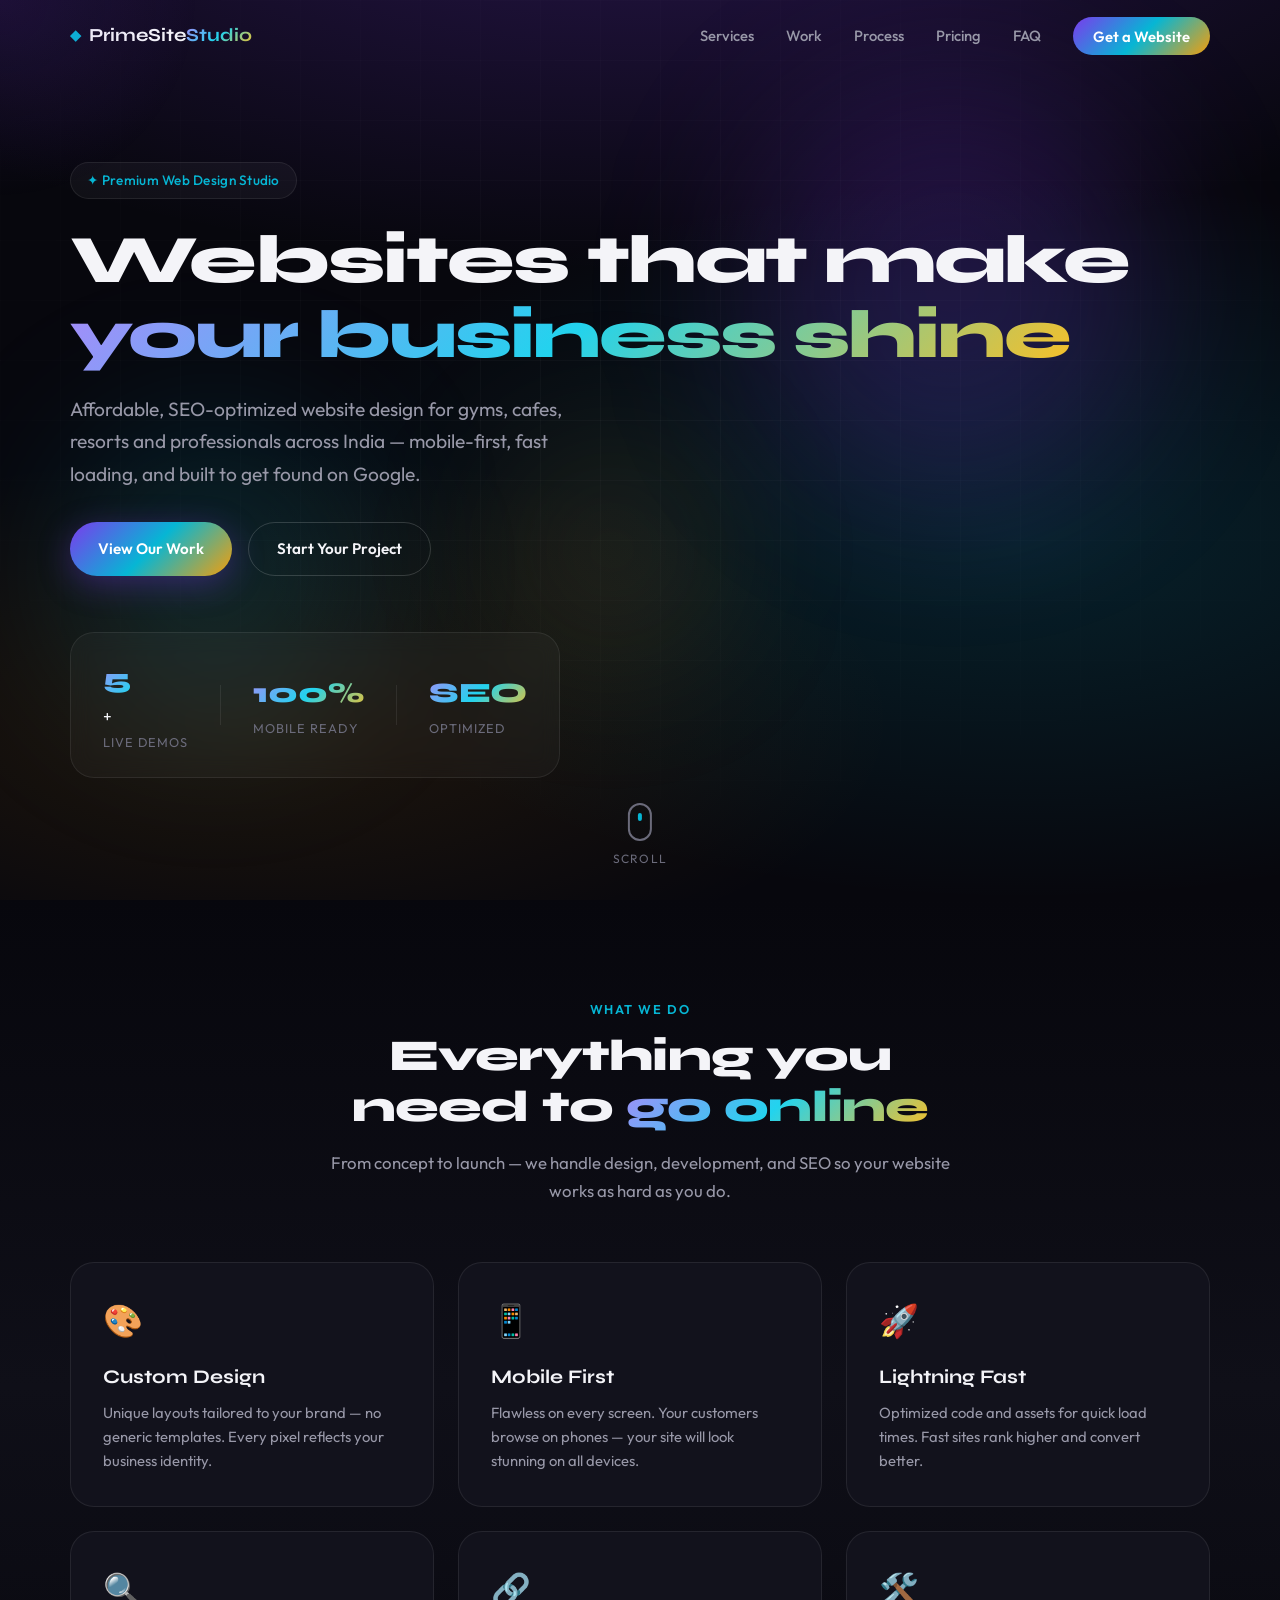
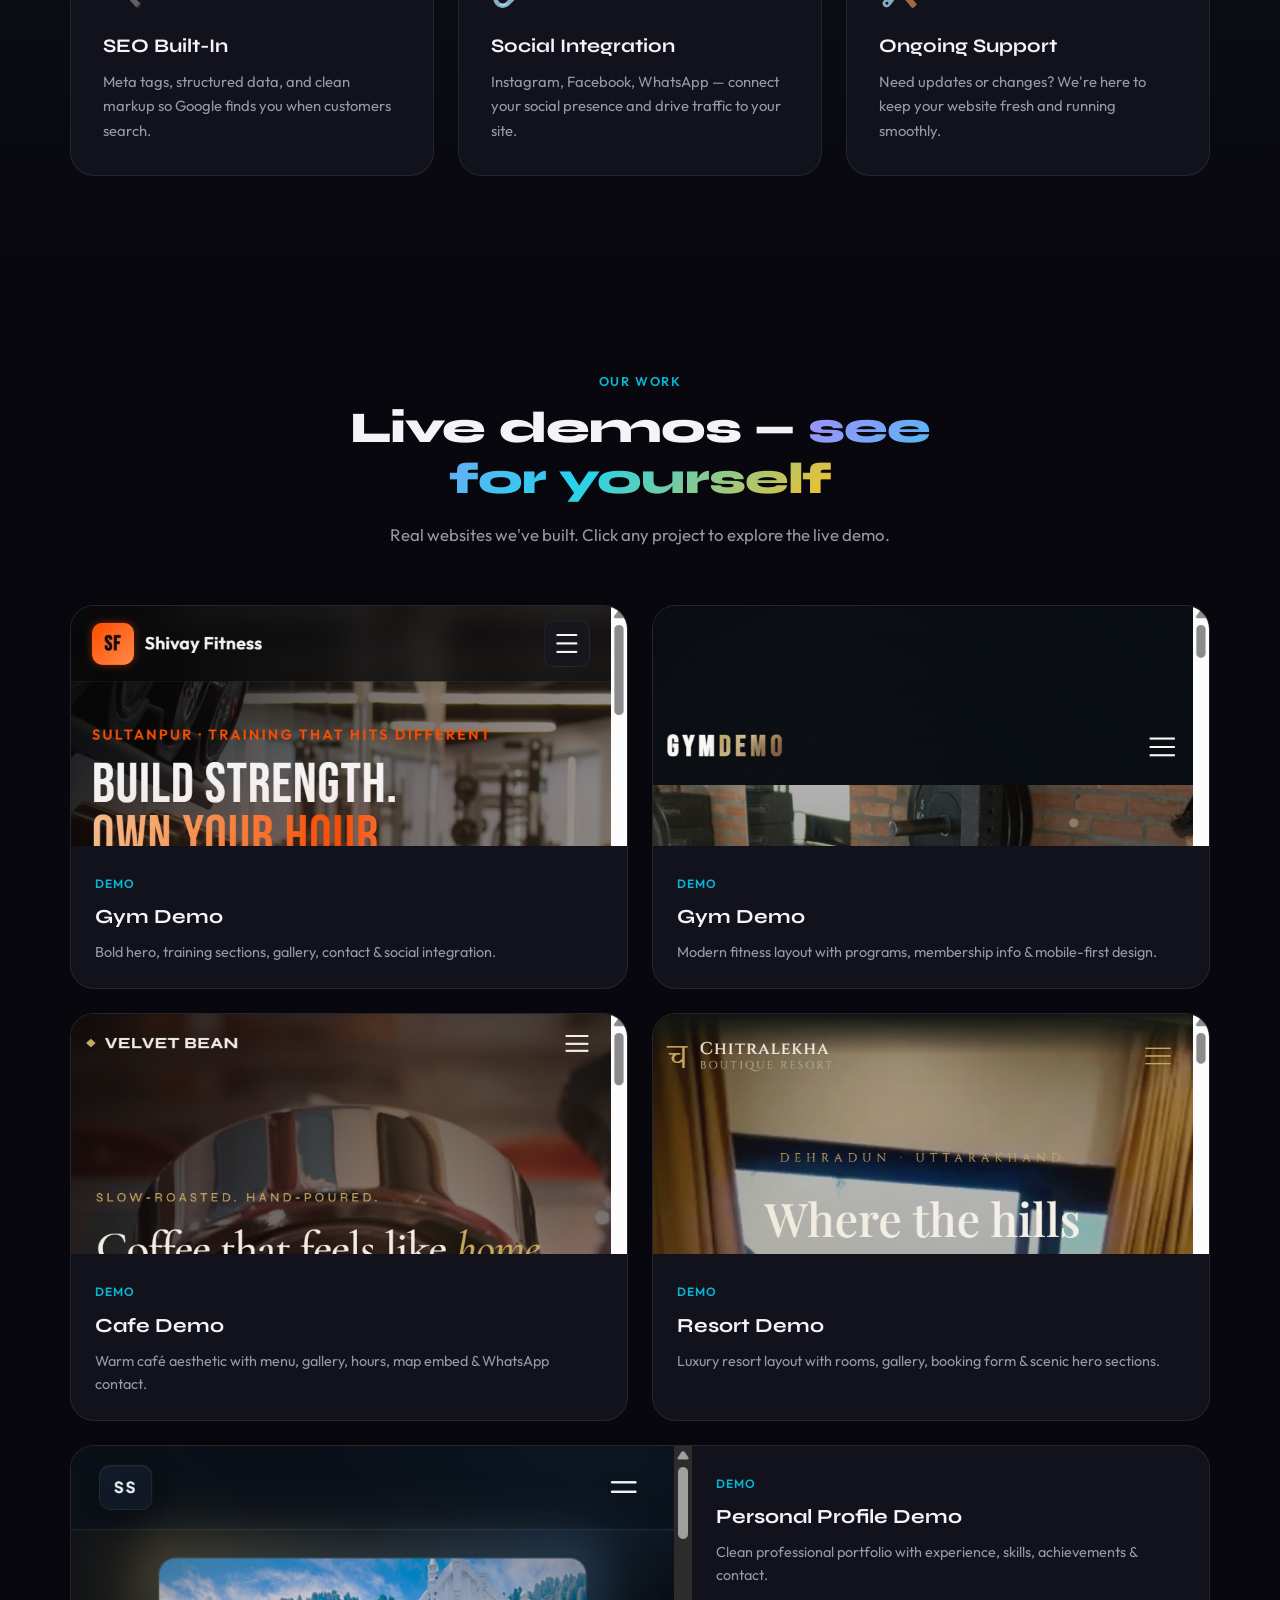
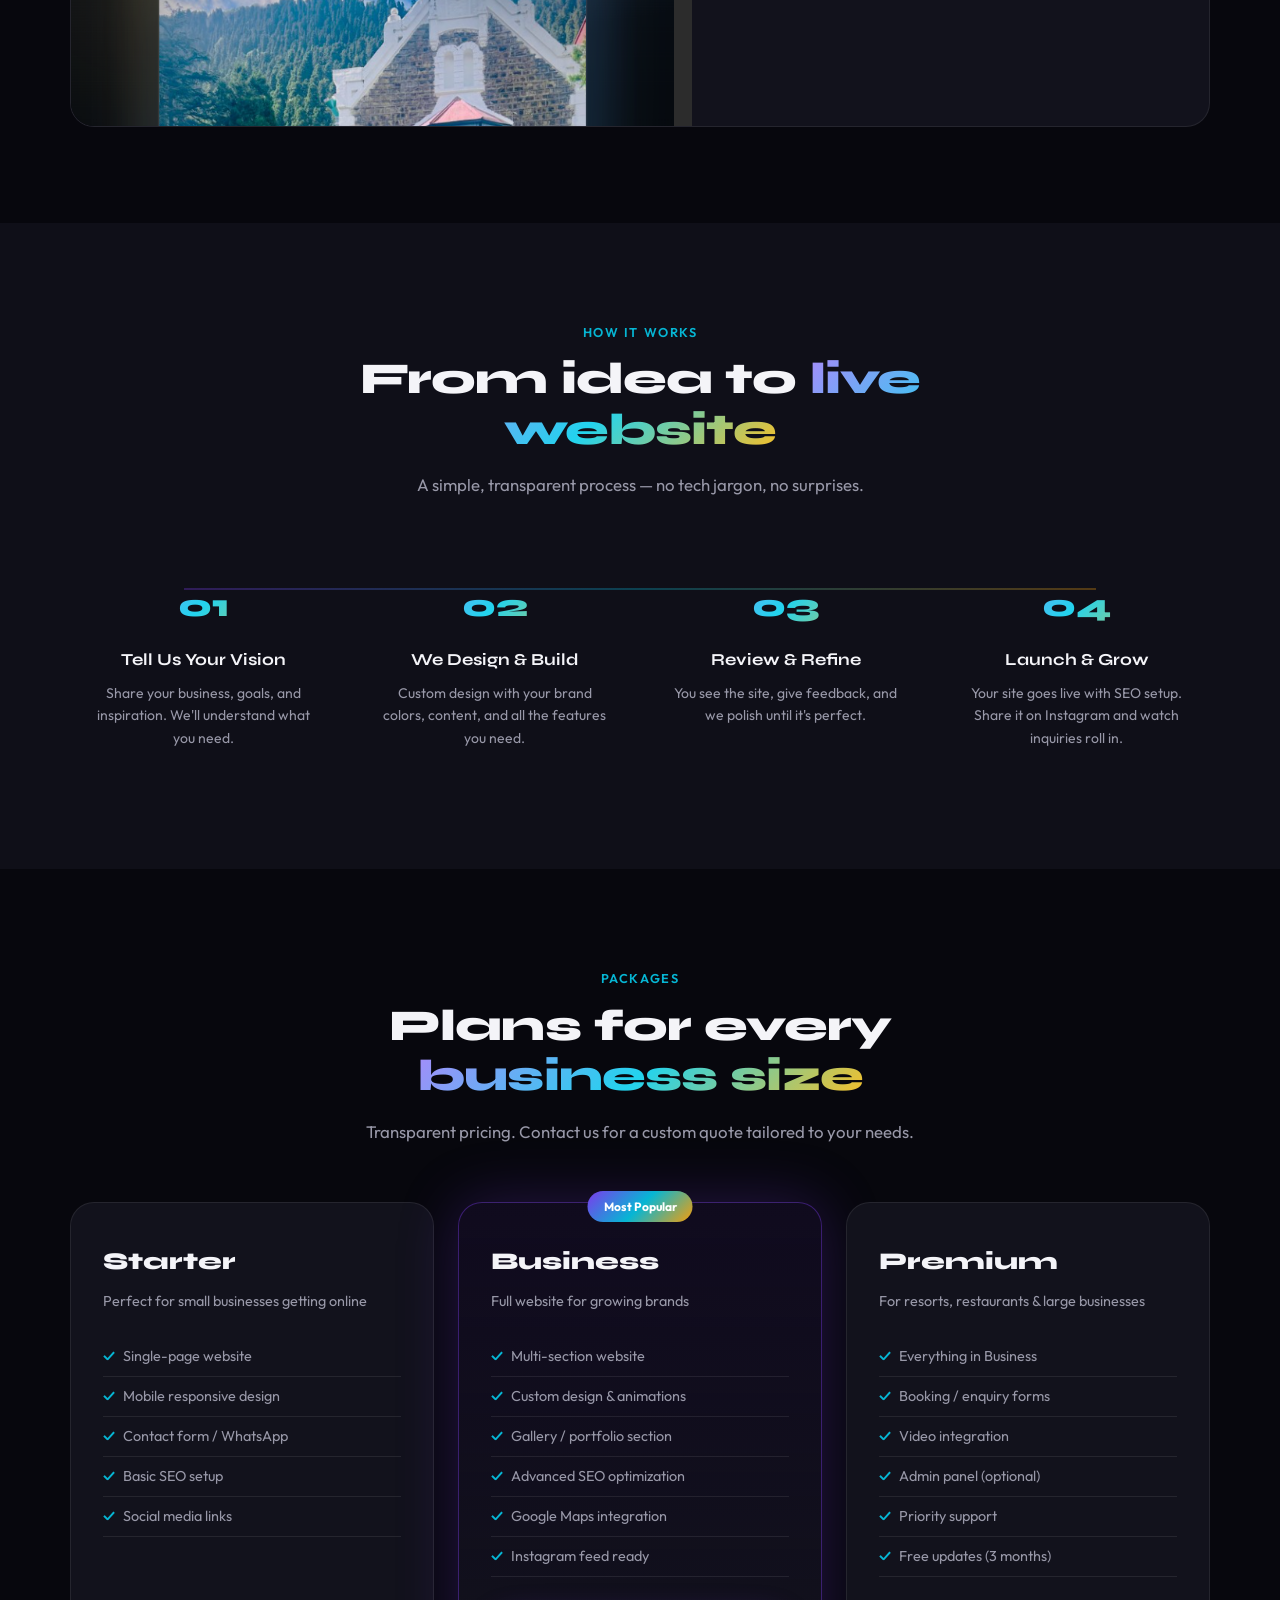
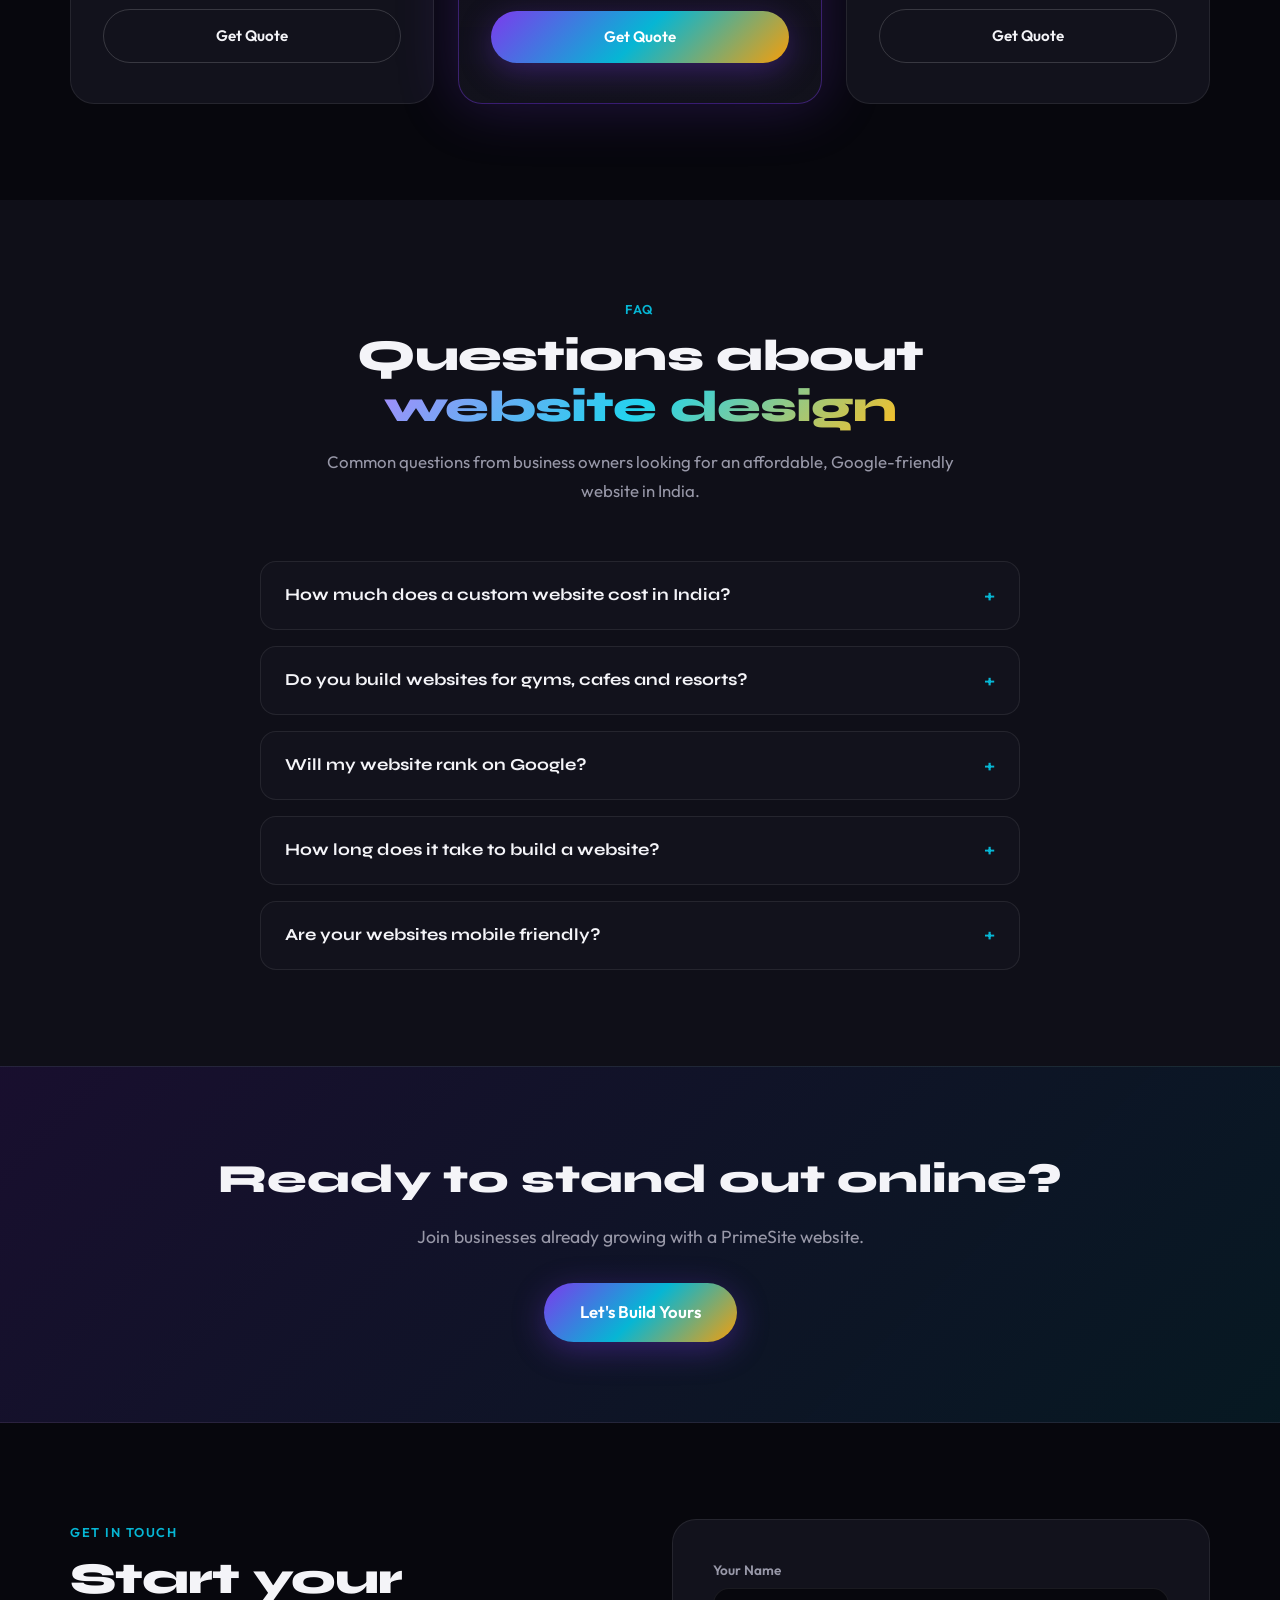
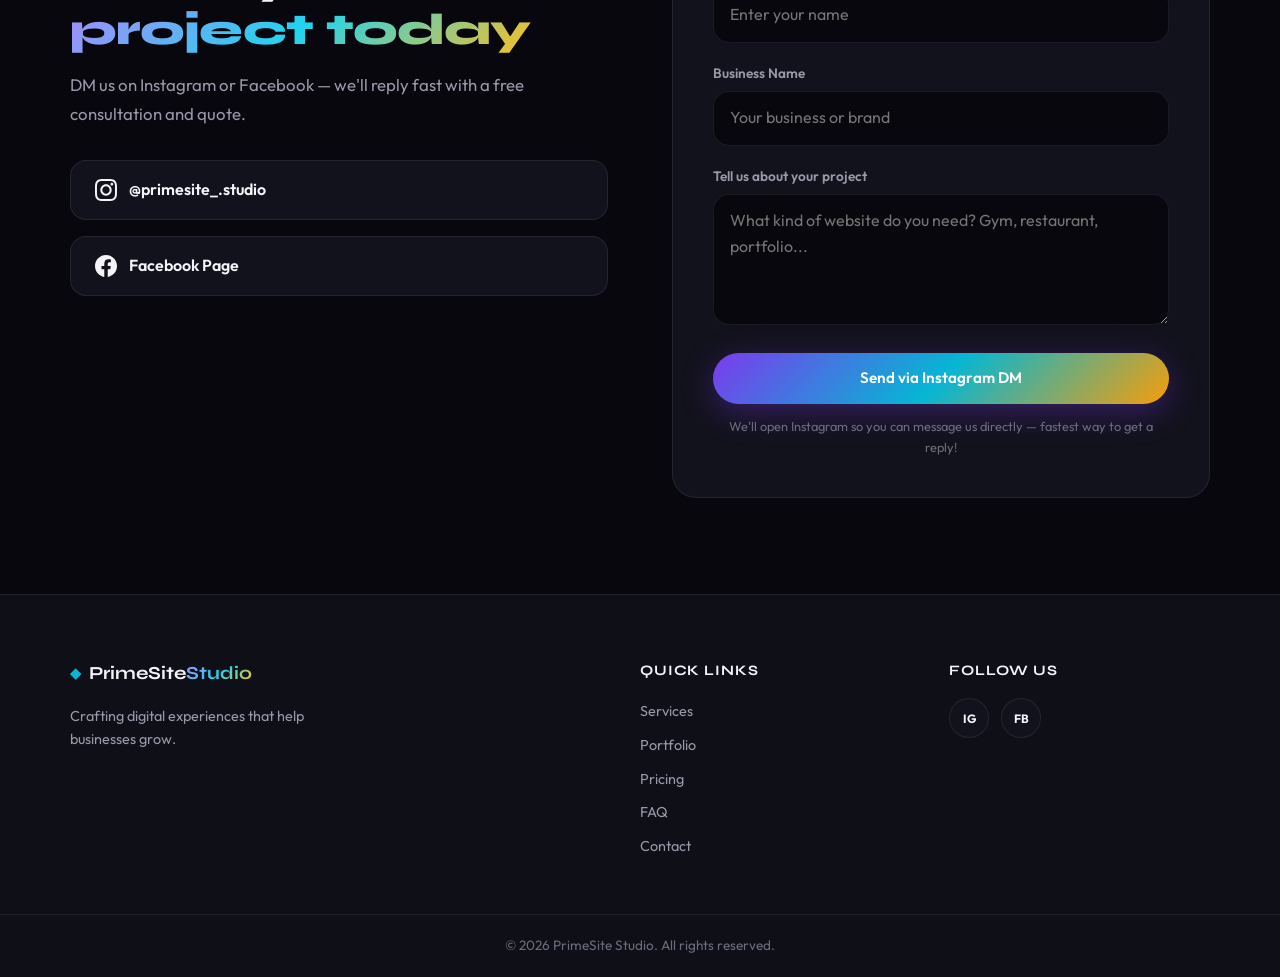
<file: index.html>
<!DOCTYPE html>
<html lang="en">
<head>
  <meta charset="UTF-8">
  <meta name="viewport" content="width=device-width, initial-scale=1.0">
  <title>PrimeSite Studio | Affordable Website Design for Gyms, Cafes & Businesses in India</title>
  <meta name="description" content="PrimeSite Studio creates affordable, SEO-optimized websites for gyms, cafes, resorts & professionals in India. Mobile-first design, live demos & fast delivery. Get a free quote on Instagram.">
  <meta name="keywords" content="website design India, affordable website design, gym website design, cafe website, resort website, portfolio website, web design company India, PrimeSite Studio, custom website developer, SEO website India, small business website">
  <meta name="author" content="PrimeSite Studio">
  <meta name="robots" content="index, follow, max-image-preview:large, max-snippet:-1, max-video-preview:-1">
  <meta name="googlebot" content="index, follow">
  <meta name="geo.region" content="IN">
  <meta name="geo.placename" content="India">
  <meta name="language" content="English">
  <meta name="theme-color" content="#07070d">
  <link rel="canonical" href="https://primesitestudio1.github.io/primesite/">
  <link rel="alternate" hreflang="en-in" href="https://primesitestudio1.github.io/primesite/">
  <link rel="alternate" hreflang="x-default" href="https://primesitestudio1.github.io/primesite/">

  <meta property="og:type" content="website">
  <meta property="og:url" content="https://primesitestudio1.github.io/primesite/">
  <meta property="og:title" content="PrimeSite Studio | Affordable Website Design in India">
  <meta property="og:description" content="SEO-ready websites for gyms, cafes, resorts & businesses. See live demos. Free quote on Instagram @primesite_.studio">
  <meta property="og:site_name" content="PrimeSite Studio">
  <meta property="og:locale" content="en_IN">

  <meta name="twitter:card" content="summary_large_image">
  <meta name="twitter:title" content="PrimeSite Studio — Custom Website Design">
  <meta name="twitter:description" content="Stunning, mobile-first websites built for real businesses. View our portfolio and get in touch.">

  <link rel="icon" href="data:image/svg+xml,<svg xmlns='http://www.w3.org/2000/svg' viewBox='0 0 100 100'><text y='.9em' font-size='90'>⚡</text></svg>">

  <link rel="preconnect" href="https://fonts.googleapis.com">
  <link rel="preconnect" href="https://fonts.gstatic.com" crossorigin>
  <link href="https://fonts.googleapis.com/css2?family=Outfit:wght@300;400;500;600;700;800&family=Syne:wght@600;700;800&display=swap" rel="stylesheet">

  <link rel="stylesheet" href="css/style.css?v=4">

  <script type="application/ld+json">
  {
    "@context": "https://schema.org",
    "@graph": [
      {
        "@type": "Organization",
        "@id": "https://primesitestudio1.github.io/primesite/#organization",
        "name": "PrimeSite Studio",
        "url": "https://primesitestudio1.github.io/primesite/",
        "logo": "https://primesitestudio1.github.io/primesite/",
        "description": "Affordable custom website design for gyms, cafes, resorts and professionals in India.",
        "sameAs": [
          "https://www.instagram.com/primesite_.studio",
          "https://www.facebook.com/share/1CvKePkw2h/"
        ],
        "areaServed": { "@type": "Country", "name": "India" }
      },
      {
        "@type": "WebSite",
        "@id": "https://primesitestudio1.github.io/primesite/#website",
        "url": "https://primesitestudio1.github.io/primesite/",
        "name": "PrimeSite Studio",
        "description": "Affordable website design and SEO for businesses in India",
        "publisher": { "@id": "https://primesitestudio1.github.io/primesite/#organization" },
        "inLanguage": "en-IN"
      },
      {
        "@type": "ProfessionalService",
        "@id": "https://primesitestudio1.github.io/primesite/#service",
        "name": "PrimeSite Studio",
        "url": "https://primesitestudio1.github.io/primesite/",
        "image": "https://primesitestudio1.github.io/primesite/",
        "priceRange": "₹₹",
        "areaServed": "IN",
        "serviceType": ["Website Design", "Web Development", "SEO Optimization", "Mobile Website Design"],
        "description": "Custom website design for gyms, cafes, resorts, portfolios and small businesses across India.",
        "provider": { "@id": "https://primesitestudio1.github.io/primesite/#organization" }
      },
      {
        "@type": "FAQPage",
        "@id": "https://primesitestudio1.github.io/primesite/#faq",
        "mainEntity": [
          {
            "@type": "Question",
            "name": "How much does a custom website cost in India?",
            "acceptedAnswer": {
              "@type": "Answer",
              "text": "Website cost depends on pages and features. PrimeSite Studio offers Starter, Business and Premium packages for gyms, cafes, resorts and portfolios. Contact us on Instagram @primesite_.studio for a free custom quote."
            }
          },
          {
            "@type": "Question",
            "name": "Do you build websites for gyms, cafes and resorts?",
            "acceptedAnswer": {
              "@type": "Answer",
              "text": "Yes. PrimeSite Studio specializes in gym websites, cafe websites, resort websites and personal portfolio sites. View our live demos on the portfolio section."
            }
          },
          {
            "@type": "Question",
            "name": "Will my website rank on Google?",
            "acceptedAnswer": {
              "@type": "Answer",
              "text": "Every PrimeSite website includes SEO basics: optimized titles, meta descriptions, mobile-friendly design, fast loading and structured data. Ranking also depends on your content, location and how you promote the site."
            }
          },
          {
            "@type": "Question",
            "name": "How long does it take to build a website?",
            "acceptedAnswer": {
              "@type": "Answer",
              "text": "Most business websites are delivered within 5 to 14 days depending on content and features. We share progress for review before launch."
            }
          },
          {
            "@type": "Question",
            "name": "Are PrimeSite websites mobile friendly?",
            "acceptedAnswer": {
              "@type": "Answer",
              "text": "Yes. All websites are mobile-first and tested on phones and tablets. Google prioritizes mobile-friendly sites in search results."
            }
          }
        ]
      }
    ]
  }
  </script>
</head>
<body>
  <div class="cursor-glow" id="cursorGlow" aria-hidden="true"></div>

  <header class="header" id="header">
    <nav class="nav container" aria-label="Main navigation">
      <a href="#" class="logo" aria-label="PrimeSite Studio home">
        <span class="logo-icon">◆</span>
        <span class="logo-text">PrimeSite<span class="logo-accent">Studio</span></span>
      </a>
      <button class="nav-toggle" id="navToggle" aria-label="Toggle menu" aria-expanded="false">
        <span></span><span></span><span></span>
      </button>
      <ul class="nav-links" id="navLinks">
        <li><a href="#services">Services</a></li>
        <li><a href="#portfolio">Work</a></li>
        <li><a href="#process">Process</a></li>
        <li><a href="#pricing">Pricing</a></li>
        <li><a href="#faq">FAQ</a></li>
        <li><a href="#contact" class="nav-cta">Get a Website</a></li>
      </ul>
    </nav>
  </header>

  <main>
    <section class="hero" id="hero">
      <div class="hero-bg">
        
        <div class="hero-gradient"></div>
        <div class="hero-grid"></div>
        <div class="hero-orb hero-orb-1"></div>
        <div class="hero-orb hero-orb-2"></div>
        <div class="hero-orb hero-orb-3"></div>
      </div>
      
      
      <div class="container hero-content">
        <p class="hero-badge fade-up" data-delay="0">✦ Premium Web Design Studio</p>
        <h1 class="hero-title fade-up" data-delay="100">
          Websites that make<br>
          <span class="gradient-text">your business shine</span>
        </h1>
        <p class="hero-sub fade-up" data-delay="200">
          Affordable, SEO-optimized website design for gyms, cafes, resorts and professionals across India — mobile-first, fast loading, and built to get found on Google.
        </p>
        <div class="hero-actions fade-up" data-delay="300">
          <a href="#portfolio" class="btn btn-primary">View Our Work</a>
          <a href="#contact" class="btn btn-outline">Start Your Project</a>
        </div>
        <div class="hero-stats fade-up" data-delay="400">
          
          <div class="stat">
            <span class="stat-num" data-count="5">0</span>+
            <span class="stat-label">Live Demos</span>
          </div>
          <div class="stat-divider"></div>
          <div class="stat">
            <span class="stat-num">100%</span>
            <span class="stat-label">Mobile Ready</span>
          </div>
          <div class="stat-divider"></div>
          <div class="stat">
            <span class="stat-num">SEO</span>
            <span class="stat-label">Optimized</span>
          </div>
        </div>
      </div>
      <a href="#services" class="scroll-indicator" aria-label="Scroll down">
        <span class="scroll-mouse"></span>
        <span class="scroll-text">Scroll</span>
      </a>
    </section>

    <section class="section services" id="services">
      <div class="container">
        <div class="section-header fade-in">
          <span class="section-tag">What We Do</span>
          <h2 class="section-title">Everything you need to <span class="gradient-text">go online</span></h2>
          <p class="section-desc">From concept to launch — we handle design, development, and SEO so your website works as hard as you do.</p>
        </div>
        <div class="services-grid">
          <article class="service-card fade-up" data-delay="0">
            <div class="service-icon">🎨</div>
            <h3>Custom Design</h3>
            <p>Unique layouts tailored to your brand — no generic templates. Every pixel reflects your business identity.</p>
          </article>
          <article class="service-card fade-up" data-delay="100">
            <div class="service-icon">📱</div>
            <h3>Mobile First</h3>
            <p>Flawless on every screen. Your customers browse on phones — your site will look stunning on all devices.</p>
          </article>
          <article class="service-card fade-up" data-delay="200">
            <div class="service-icon">🚀</div>
            <h3>Lightning Fast</h3>
            <p>Optimized code and assets for quick load times. Fast sites rank higher and convert better.</p>
          </article>
          <article class="service-card fade-up" data-delay="300">
            <div class="service-icon">🔍</div>
            <h3>SEO Built-In</h3>
            <p>Meta tags, structured data, and clean markup so Google finds you when customers search.</p>
          </article>
          <article class="service-card fade-up" data-delay="400">
            <div class="service-icon">🔗</div>
            <h3>Social Integration</h3>
            <p>Instagram, Facebook, WhatsApp — connect your social presence and drive traffic to your site.</p>
          </article>
          <article class="service-card fade-up" data-delay="500">
            <div class="service-icon">🛠️</div>
            <h3>Ongoing Support</h3>
            <p>Need updates or changes? We're here to keep your website fresh and running smoothly.</p>
          </article>
        </div>
      </div>
    </section>

    <section class="section portfolio" id="portfolio">
      <div class="container">
        <div class="section-header fade-in">
          <span class="section-tag">Our Work</span>
          <h2 class="section-title">Live demos — <span class="gradient-text">see for yourself</span></h2>
          <p class="section-desc">Real websites we've built. Click any project to explore the live demo.</p>
        </div>
        <div class="portfolio-grid">
          <a href="https://primesitestudio1.github.io/gymmmmm/" target="_blank" rel="noopener noreferrer" class="portfolio-card fade-up" data-delay="0">
            <div class="portfolio-image">
              <img src="images/portfolio/gym-demo.png" alt="Gym website demo preview" width="800" height="450" loading="eager" decoding="async">
              <div class="portfolio-overlay">
                <span class="portfolio-link-text">View Live Demo →</span>
              </div>
            </div>
            <div class="portfolio-info">
              <span class="portfolio-category">Demo</span>
              <h3>Gym Demo</h3>
              <p>Bold hero, training sections, gallery, contact & social integration.</p>
            </div>
          </a>

          <a href="https://primesitestudio1.github.io/gymmmmmmm/" target="_blank" rel="noopener noreferrer" class="portfolio-card fade-up" data-delay="100">
            <div class="portfolio-image">
              <img src="images/portfolio/gym-demo-2.png" alt="Gym website demo preview" width="800" height="450" loading="lazy" decoding="async">
              <div class="portfolio-overlay">
                <span class="portfolio-link-text">View Live Demo →</span>
              </div>
            </div>
            <div class="portfolio-info">
              <span class="portfolio-category">Demo</span>
              <h3>Gym Demo</h3>
              <p>Modern fitness layout with programs, membership info & mobile-first design.</p>
            </div>
          </a>

          <a href="https://primesitestudio1.github.io/gymmmmm/cafe-demo/" target="_blank" rel="noopener noreferrer" class="portfolio-card fade-up" data-delay="200">
            <div class="portfolio-image">
              <img src="images/portfolio/cafe-demo.png" alt="Cafe website demo preview" width="800" height="450" loading="lazy" decoding="async">
              <div class="portfolio-overlay">
                <span class="portfolio-link-text">View Live Demo →</span>
              </div>
            </div>
            <div class="portfolio-info">
              <span class="portfolio-category">Demo</span>
              <h3>Cafe Demo</h3>
              <p>Warm café aesthetic with menu, gallery, hours, map embed & WhatsApp contact.</p>
            </div>
          </a>

          <a href="https://primesitestudio1.github.io/chitralekha-resort/" target="_blank" rel="noopener noreferrer" class="portfolio-card fade-up" data-delay="300">
            <div class="portfolio-image">
              <img src="images/portfolio/resort-demo.png" alt="Resort website demo preview" width="800" height="450" loading="lazy" decoding="async">
              <div class="portfolio-overlay">
                <span class="portfolio-link-text">View Live Demo →</span>
              </div>
            </div>
            <div class="portfolio-info">
              <span class="portfolio-category">Demo</span>
              <h3>Resort Demo</h3>
              <p>Luxury resort layout with rooms, gallery, booking form & scenic hero sections.</p>
            </div>
          </a>

          <a href="https://primesitestudio1.github.io/shashank-portfolio/" target="_blank" rel="noopener noreferrer" class="portfolio-card fade-up portfolio-card-wide" data-delay="400">
            <div class="portfolio-image">
              <img src="images/portfolio/profile-demo.png" alt="Personal profile website demo preview" width="800" height="450" loading="lazy" decoding="async">
              <div class="portfolio-overlay">
                <span class="portfolio-link-text">View Live Demo →</span>
              </div>
            </div>
            <div class="portfolio-info">
              <span class="portfolio-category">Demo</span>
              <h3>Personal Profile Demo</h3>
              <p>Clean professional portfolio with experience, skills, achievements & contact.</p>
            </div>
          </a>
        </div>
      </div>
    </section>

    <section class="section process" id="process">
      <div class="container">
        <div class="section-header fade-in">
          <span class="section-tag">How It Works</span>
          <h2 class="section-title">From idea to <span class="gradient-text">live website</span></h2>
          <p class="section-desc">A simple, transparent process — no tech jargon, no surprises.</p>
        </div>
        <div class="process-timeline">
          <div class="process-step fade-up" data-delay="0">
            
            
            <div class="process-num">01</div>
            <h3>Tell Us Your Vision</h3>
            <p>Share your business, goals, and inspiration. We'll understand what you need.</p>
          </div>
          <div class="process-step fade-up" data-delay="150">
            <div class="process-num">02</div>
            <h3>We Design & Build</h3>
            <p>Custom design with your brand colors, content, and all the features you need.</p>
          </div>
          <div class="process-step fade-up" data-delay="300">
            <div class="process-num">03</div>
            <h3>Review & Refine</h3>
            <p>You see the site, give feedback, and we polish until it's perfect.</p>
          </div>
          <div class="process-step fade-up" data-delay="450">
            <div class="process-num">04</div>
            <h3>Launch & Grow</h3>
            <p>Your site goes live with SEO setup. Share it on Instagram and watch inquiries roll in.</p>
          </div>
        </div>
      </div>
    </section>

    <section class="section pricing" id="pricing">
      <div class="container">
        <div class="section-header fade-in">
          <span class="section-tag">Packages</span>
          <h2 class="section-title">Plans for every <span class="gradient-text">business size</span></h2>
          <p class="section-desc">Transparent pricing. Contact us for a custom quote tailored to your needs.</p>
        </div>
        <div class="pricing-grid">
          <article class="pricing-card fade-up" data-delay="0">
            <h3>Starter</h3>
            <p class="pricing-desc">Perfect for small businesses getting online</p>
            <div class="pricing-features">
              <ul>
                <li>Single-page website</li>
                <li>Mobile responsive design</li>
                <li>Contact form / WhatsApp</li>
                <li>Basic SEO setup</li>
                <li>Social media links</li>
              </ul>
            </div>
            <a href="#contact" class="btn btn-outline btn-block">Get Quote</a>
          </article>

          <article class="pricing-card pricing-featured fade-up" data-delay="100">
            <div class="pricing-badge">Most Popular</div>
            <h3>Business</h3>
            <p class="pricing-desc">Full website for growing brands</p>
            <div class="pricing-features">
              <ul>
                <li>Multi-section website</li>
                <li>Custom design & animations</li>
                <li>Gallery / portfolio section</li>
                <li>Advanced SEO optimization</li>
                <li>Google Maps integration</li>
                <li>Instagram feed ready</li>
              </ul>
            </div>
            <a href="#contact" class="btn btn-primary btn-block">Get Quote</a>
          </article>

          <article class="pricing-card fade-up" data-delay="200">
            <h3>Premium</h3>
            <p class="pricing-desc">For resorts, restaurants & large businesses</p>
            <div class="pricing-features">
              <ul>
                <li>Everything in Business</li>
                <li>Booking / enquiry forms</li>
                <li>Video integration</li>
                <li>Admin panel (optional)</li>
                <li>Priority support</li>
                <li>Free updates (3 months)</li>
              </ul>
            </div>
            <a href="#contact" class="btn btn-outline btn-block">Get Quote</a>
          </article>
        </div>
      </div>
    </section>

    <section class="section faq" id="faq">
      
      
      <div class="container">
        <div class="section-header fade-in">
          <span class="section-tag">FAQ</span>
          <h2 class="section-title">Questions about <span class="gradient-text">website design</span></h2>
          <p class="section-desc">Common questions from business owners looking for an affordable, Google-friendly website in India.</p>
        </div>
        
        <div class="faq-list">
          <details class="faq-item fade-up" data-delay="0">
            <summary>How much does a custom website cost in India?</summary>
            <p>Cost depends on pages, design and features. We offer Starter, Business and Premium packages for gyms, cafes, resorts and portfolios. Message us on <a href="https://www.instagram.com/primesite_.studio" target="_blank" rel="noopener noreferrer">Instagram</a> for a free quote.</p>
          </details>
          <details class="faq-item fade-up" data-delay="100">
            <summary>Do you build websites for gyms, cafes and resorts?</summary>
            <p>Yes — that's our specialty. Check our live <a href="#portfolio">demos</a>: Gym Demo, Cafe Demo, Resort Demo and Personal Profile Demo.</p>
          </details>
          <details class="faq-item fade-up" data-delay="200">
            <summary>Will my website rank on Google?</summary>
            <p>We build every site with SEO basics: optimized titles, meta tags, mobile design, fast speed and structured data. Ranking also grows when you share your link on Instagram, Facebook and get customer reviews.</p>
          </details>
          <details class="faq-item fade-up" data-delay="300">
            <summary>How long does it take to build a website?</summary>
            <p>Most projects take 5–14 days depending on content and features. You review the site before we launch it live.</p>
          </details>
          <details class="faq-item fade-up" data-delay="400">
            <summary>Are your websites mobile friendly?</summary>
            <p>100% yes. Every site is mobile-first — Google ranks mobile-friendly websites higher, and most customers browse on phones.</p>
          </details>
        </div>
      </div>
    </section>

    <section class="cta-banner fade-in">
      <div class="container cta-inner">
        <h2>Ready to stand out online?</h2>
        <p>Join businesses already growing with a PrimeSite website.</p>
        <a href="#contact" class="btn btn-primary btn-lg">Let's Build Yours</a>
      </div>
    </section>

    <section class="section contact" id="contact">
      <div class="container">
        <div class="contact-grid">
          <div class="contact-info fade-up" data-delay="0">
            <span class="section-tag">Get In Touch</span>
            <h2 class="section-title">Start your <span class="gradient-text">project today</span></h2>
            <p class="section-desc">DM us on Instagram or Facebook — we'll reply fast with a free consultation and quote.</p>
            <div class="social-links">
              <a href="https://www.instagram.com/primesite_.studio?igsh=YTU2cm05NWRydXFz" target="_blank" rel="noopener noreferrer" class="social-btn social-insta" aria-label="Follow PrimeSite Studio on Instagram">
                <svg viewBox="0 0 24 24" fill="currentColor" aria-hidden="true"><path d="M12 2.163c3.204 0 3.584.012 4.85.07 3.252.148 4.771 1.691 4.919 4.919.058 1.265.069 1.645.069 4.849 0 3.205-.012 3.584-.069 4.849-.149 3.225-1.664 4.771-4.919 4.919-1.266.058-1.644.07-4.85.07-3.204 0-3.584-.012-4.849-.07-3.26-.149-4.771-1.699-4.919-4.92-.058-1.265-.07-1.644-.07-4.849 0-3.204.013-3.583.07-4.849.149-3.227 1.664-4.771 4.919-4.919 1.266-.057 1.645-.069 4.849-.069zm0-2.163c-3.259 0-3.667.014-4.947.072-4.358.2-6.78 2.618-6.98 6.98-.059 1.281-.073 1.689-.073 4.948 0 3.259.014 3.668.072 4.948.2 4.358 2.618 6.78 6.98 6.98 1.281.058 1.689.072 4.948.072 3.259 0 3.668-.014 4.948-.072 4.354-.2 6.782-2.618 6.979-6.98.059-1.28.073-1.689.073-4.948 0-3.259-.014-3.667-.072-4.947-.196-4.354-2.617-6.78-6.979-6.98-1.281-.059-1.69-.073-4.949-.073zm0 5.838c-3.403 0-6.162 2.759-6.162 6.162s2.759 6.163 6.162 6.163 6.162-2.759 6.162-6.163c0-3.403-2.759-6.162-6.162-6.162zm0 10.162c-2.209 0-4-1.79-4-4 0-2.209 1.791-4 4-4s4 1.791 4 4c0 2.21-1.791 4-4 4zm6.406-11.845c-.796 0-1.441.645-1.441 1.44s.645 1.44 1.441 1.44c.795 0 1.439-.645 1.439-1.44s-.644-1.44-1.439-1.44z"/></svg>
                @primesite_.studio
              </a>
              <a href="https://www.facebook.com/share/1CvKePkw2h/" target="_blank" rel="noopener noreferrer" class="social-btn social-fb" aria-label="Follow PrimeSite Studio on Facebook">
                <svg viewBox="0 0 24 24" fill="currentColor" aria-hidden="true"><path d="M24 12.073c0-6.627-5.373-12-12-12s-12 5.373-12 12c0 5.99 4.388 10.954 10.125 11.854v-8.385H7.078v-3.47h3.047V9.43c0-3.007 1.792-4.669 4.533-4.669 1.312 0 2.686.235 2.686.235v2.953H15.83c-1.491 0-1.956.925-1.956 1.874v2.25h3.328l-.532 3.47h-2.796v8.385C19.612 23.027 24 18.062 24 12.073z"/></svg>
                Facebook Page
              </a>
            </div>
          </div>
          <form class="contact-form fade-up" data-delay="150" id="contactForm" action="#" method="post">
            <div class="form-group">
              <label for="name">Your Name</label>
              <input type="text" id="name" name="name" required placeholder="Enter your name" autocomplete="name">
            </div>
            <div class="form-group">
              <label for="business">Business Name</label>
              <input type="text" id="business" name="business" placeholder="Your business or brand" autocomplete="organization">
            </div>
            
            <div class="form-group">
              <label for="message">Tell us about your project</label>
              <textarea id="message" name="message" rows="4" required placeholder="What kind of website do you need? Gym, restaurant, portfolio..."></textarea>
            </div>
            <button type="submit" class="btn btn-primary btn-block">Send via Instagram DM</button>
            <p class="form-note">We'll open Instagram so you can message us directly — fastest way to get a reply!</p>
          </form>
        </div>
      </div>
    </section>
  </main>

  <footer class="footer">
    <div class="container footer-inner">
      <div class="footer-brand">
        <a href="#" class="logo">
          <span class="logo-icon">◆</span>
          <span class="logo-text">PrimeSite<span class="logo-accent">Studio</span></span>
        </a>
        <p>Crafting digital experiences that help businesses grow.</p>
      </div>
      <div class="footer-links">
        <h4>Quick Links</h4>
        <ul>
          <li><a href="#services">Services</a></li>
          <li><a href="#portfolio">Portfolio</a></li>
          <li><a href="#pricing">Pricing</a></li>
          <li><a href="#faq">FAQ</a></li>
          <li><a href="#contact">Contact</a></li>
        </ul>
      </div>
      <div class="footer-social">
        <h4>Follow Us</h4>
        
        <div class="footer-social-icons">
          <a href="https://www.instagram.com/primesite_.studio?igsh=YTU2cm05NWRydXFz" target="_blank" rel="noopener noreferrer" aria-label="Instagram">IG</a>
          <a href="https://www.facebook.com/share/1CvKePkw2h/" target="_blank" rel="noopener noreferrer" aria-label="Facebook">FB</a>
        </div>
      </div>
    </div>
    <div class="footer-bottom">
      <div class="container">
        <p>&copy; <span id="year"></span> PrimeSite Studio. All rights reserved.</p>
      </div>
    </div>
  </footer>

  <script src="js/main.js?v=3"></script>
</body>
</html>
</file>
<file: css/style.css>
/* ===== PrimeSite Studio — Design System ===== */
:root {
  --bg: #07070d;
  --bg-elevated: #0f0f18;
  --bg-card: #12121c;
  --bg-card-hover: #181826;
  --border: rgba(255, 255, 255, 0.08);
  --border-hover: rgba(255, 255, 255, 0.16);
  --text: #f4f4f8;
  --text-muted: #9898a8;
  --text-dim: #6b6b7b;
  --accent-1: #7c3aed;
  --accent-2: #06b6d4;
  --accent-3: #f59e0b;
  --gradient: linear-gradient(135deg, #7c3aed 0%, #06b6d4 50%, #f59e0b 100%);
  --gradient-text: linear-gradient(135deg, #a78bfa, #22d3ee, #fbbf24);
  --shadow: 0 24px 80px rgba(0, 0, 0, 0.5);
  --shadow-glow: 0 0 60px rgba(124, 58, 237, 0.25);
  --radius: 16px;
  --radius-lg: 24px;
  --header-h: 72px;
  --transition: 0.35s cubic-bezier(0.4, 0, 0.2, 1);
  --font-body: 'Outfit', system-ui, sans-serif;
  --font-display: 'Syne', 'Outfit', sans-serif;
}

*, *::before, *::after {
  box-sizing: border-box;
  margin: 0;
  padding: 0;
}

html {
  scroll-behavior: smooth;
  scroll-padding-top: var(--header-h);
}

body {
  font-family: var(--font-body);
  background: var(--bg);
  color: var(--text);
  line-height: 1.6;
  overflow-x: hidden;
  -webkit-font-smoothing: antialiased;
}

img { max-width: 100%; display: block; }
a { color: inherit; text-decoration: none; }
ul { list-style: none; }
button, input, textarea { font: inherit; color: inherit; }

.container {
  width: min(1140px, calc(100% - 2rem));
  margin-inline: auto;
}

.gradient-text {
  background: var(--gradient-text);
  -webkit-background-clip: text;
  background-clip: text;
  -webkit-text-fill-color: transparent;
}

/* ===== Cursor Glow ===== */
.cursor-glow {
  position: fixed;
  width: 400px;
  height: 400px;
  border-radius: 50%;
  background: radial-gradient(circle, rgba(124, 58, 237, 0.12) 0%, transparent 70%);
  pointer-events: none;
  z-index: 9999;
  transform: translate(-50%, -50%);
  transition: opacity 0.3s;
  opacity: 0;
}

@media (hover: hover) and (pointer: fine) {
  .cursor-glow { opacity: 1; }
}

/* ===== Header ===== */
.header {
  position: fixed;
  top: 0;
  left: 0;
  right: 0;
  z-index: 1000;
  height: var(--header-h);
  transition: background var(--transition), backdrop-filter var(--transition), box-shadow var(--transition);
}

.header.scrolled {
  background: rgba(7, 7, 13, 0.85);
  backdrop-filter: blur(20px);
  box-shadow: 0 1px 0 var(--border);
}

.nav {
  display: flex;
  align-items: center;
  justify-content: space-between;
  height: 100%;
}

.logo {
  display: flex;
  align-items: center;
  gap: 0.5rem;
  font-family: var(--font-display);
  font-weight: 700;
  font-size: 1.15rem;
}

.logo-icon {
  color: var(--accent-2);
  font-size: 0.9rem;
}

.logo-accent {
  background: var(--gradient-text);
  -webkit-background-clip: text;
  background-clip: text;
  -webkit-text-fill-color: transparent;
}

.nav-links {
  display: flex;
  align-items: center;
  gap: 2rem;
}

.nav-links a {
  font-size: 0.925rem;
  font-weight: 500;
  color: var(--text-muted);
  transition: color var(--transition);
  position: relative;
}

.nav-links a:not(.nav-cta)::after {
  content: '';
  position: absolute;
  bottom: -4px;
  left: 0;
  width: 0;
  height: 2px;
  background: var(--gradient);
  transition: width var(--transition);
}

.nav-links a:not(.nav-cta):hover {
  color: var(--text);
}

.nav-links a:not(.nav-cta):hover::after {
  width: 100%;
}

.nav-cta {
  background: var(--gradient);
  color: #fff !important;
  padding: 0.6rem 1.25rem;
  border-radius: 999px;
  font-weight: 600 !important;
  transition: transform var(--transition), box-shadow var(--transition) !important;
}

.nav-cta:hover {
  transform: translateY(-2px);
  box-shadow: var(--shadow-glow);
}

.nav-cta::after { display: none !important; }

.nav-toggle {
  display: none;
  flex-direction: column;
  gap: 5px;
  background: none;
  border: none;
  cursor: pointer;
  padding: 4px;
}

.nav-toggle span {
  display: block;
  width: 24px;
  height: 2px;
  background: var(--text);
  transition: var(--transition);
  border-radius: 2px;
}

.nav-toggle.active span:nth-child(1) { transform: translateY(7px) rotate(45deg); }
.nav-toggle.active span:nth-child(2) { opacity: 0; }
.nav-toggle.active span:nth-child(3) { transform: translateY(-7px) rotate(-45deg); }

/* ===== Buttons ===== */
.btn {
  display: inline-flex;
  align-items: center;
  justify-content: center;
  gap: 0.5rem;
  padding: 0.85rem 1.75rem;
  border-radius: 999px;
  font-weight: 600;
  font-size: 0.95rem;
  border: none;
  cursor: pointer;
  transition: transform var(--transition), box-shadow var(--transition), background var(--transition);
}

.btn-primary {
  background: var(--gradient);
  color: #fff;
  box-shadow: 0 8px 32px rgba(124, 58, 237, 0.35);
}

.btn-primary:hover {
  transform: translateY(-3px);
  box-shadow: 0 12px 40px rgba(124, 58, 237, 0.5);
}

.btn-outline {
  background: transparent;
  color: var(--text);
  border: 1px solid var(--border-hover);
}

.btn-outline:hover {
  background: rgba(255, 255, 255, 0.05);
  border-color: rgba(255, 255, 255, 0.25);
  transform: translateY(-3px);
}

.btn-block { width: 100%; }
.btn-lg { padding: 1rem 2.25rem; font-size: 1.05rem; }

/* ===== Hero ===== */
.hero {
  position: relative;
  min-height: 100vh;
  display: flex;
  align-items: center;
  padding-top: var(--header-h);
  overflow: hidden;
}

.hero-bg {
  position: absolute;
  inset: 0;
  z-index: 0;
}

.hero-gradient {
  position: absolute;
  inset: 0;
  background:
    radial-gradient(ellipse 80% 50% at 50% -20%, rgba(124, 58, 237, 0.3), transparent),
    radial-gradient(ellipse 60% 40% at 80% 60%, rgba(6, 182, 212, 0.15), transparent),
    radial-gradient(ellipse 50% 30% at 20% 80%, rgba(245, 158, 11, 0.1), transparent);
}

.hero-grid {
  position: absolute;
  inset: 0;
  background-image:
    linear-gradient(rgba(255,255,255,0.03) 1px, transparent 1px),
    linear-gradient(90deg, rgba(255,255,255,0.03) 1px, transparent 1px);
  background-size: 60px 60px;
  mask-image: radial-gradient(ellipse 70% 60% at 50% 40%, black, transparent);
}

.hero-orb {
  position: absolute;
  border-radius: 50%;
  filter: blur(80px);
  animation: float 8s ease-in-out infinite;
}

.hero-orb-1 {
  width: 400px;
  height: 400px;
  background: rgba(124, 58, 237, 0.2);
  top: 10%;
  right: 10%;
}

.hero-orb-2 {
  width: 300px;
  height: 300px;
  background: rgba(6, 182, 212, 0.15);
  bottom: 20%;
  left: 5%;
  animation-delay: -3s;
}

.hero-orb-3 {
  width: 200px;
  height: 200px;
  background: rgba(245, 158, 11, 0.12);
  top: 50%;
  left: 40%;
  animation-delay: -5s;
}

@keyframes float {
  0%, 100% { transform: translate(0, 0) scale(1); }
  33% { transform: translate(30px, -20px) scale(1.05); }
  66% { transform: translate(-20px, 15px) scale(0.95); }
}

.hero-content {
  position: relative;
  z-index: 1;
  padding: 4rem 0 6rem;
}

.hero-badge {
  display: inline-block;
  padding: 0.4rem 1rem;
  border-radius: 999px;
  border: 1px solid var(--border);
  background: rgba(255, 255, 255, 0.04);
  font-size: 0.85rem;
  font-weight: 500;
  color: var(--accent-2);
  margin-bottom: 1.5rem;
  letter-spacing: 0.02em;
}

.hero-title {
  font-family: var(--font-display);
  font-size: clamp(2.5rem, 6vw, 4.25rem);
  font-weight: 800;
  line-height: 1.1;
  letter-spacing: -0.03em;
  margin-bottom: 1.25rem;
}

.hero-sub {
  font-size: clamp(1rem, 2vw, 1.2rem);
  color: var(--text-muted);
  max-width: 540px;
  margin-bottom: 2rem;
  line-height: 1.7;
}

.hero-actions {
  display: flex;
  flex-wrap: wrap;
  gap: 1rem;
  margin-bottom: 3.5rem;
}

.hero-stats {
  display: flex;
  align-items: center;
  gap: 2rem;
  flex-wrap: wrap;
  padding: 1.5rem 2rem;
  background: rgba(255, 255, 255, 0.03);
  border: 1px solid var(--border);
  border-radius: var(--radius-lg);
  backdrop-filter: blur(10px);
  width: fit-content;
}

.stat {
  display: flex;
  flex-direction: column;
  gap: 0.15rem;
}

.stat-num {
  font-family: var(--font-display);
  font-size: 1.75rem;
  font-weight: 800;
  background: var(--gradient-text);
  -webkit-background-clip: text;
  background-clip: text;
  -webkit-text-fill-color: transparent;
}

.stat-label {
  font-size: 0.8rem;
  color: var(--text-dim);
  text-transform: uppercase;
  letter-spacing: 0.08em;
}

.stat-divider {
  width: 1px;
  height: 40px;
  background: var(--border);
}

.scroll-indicator {
  position: absolute;
  bottom: 2rem;
  left: 50%;
  transform: translateX(-50%);
  display: flex;
  flex-direction: column;
  align-items: center;
  gap: 0.5rem;
  color: var(--text-dim);
  font-size: 0.75rem;
  letter-spacing: 0.1em;
  text-transform: uppercase;
  animation: bounce 2s ease-in-out infinite;
  z-index: 1;
}

.scroll-mouse {
  width: 24px;
  height: 38px;
  border: 2px solid var(--text-dim);
  border-radius: 12px;
  position: relative;
}

.scroll-mouse::after {
  content: '';
  position: absolute;
  top: 8px;
  left: 50%;
  transform: translateX(-50%);
  width: 4px;
  height: 8px;
  background: var(--accent-2);
  border-radius: 2px;
  animation: scroll-wheel 2s ease-in-out infinite;
}

@keyframes bounce {
  0%, 100% { transform: translateX(-50%) translateY(0); }
  50% { transform: translateX(-50%) translateY(8px); }
}

@keyframes scroll-wheel {
  0%, 100% { opacity: 1; transform: translateX(-50%) translateY(0); }
  50% { opacity: 0.3; transform: translateX(-50%) translateY(10px); }
}

/* ===== Sections ===== */
.section {
  padding: 6rem 0;
  position: relative;
}

.section-header {
  text-align: center;
  max-width: 640px;
  margin: 0 auto 3.5rem;
}

.section-tag {
  display: inline-block;
  font-size: 0.8rem;
  font-weight: 600;
  text-transform: uppercase;
  letter-spacing: 0.12em;
  color: var(--accent-2);
  margin-bottom: 0.75rem;
}

.section-title {
  font-family: var(--font-display);
  font-size: clamp(1.75rem, 4vw, 2.75rem);
  font-weight: 800;
  line-height: 1.15;
  letter-spacing: -0.02em;
  margin-bottom: 1rem;
}

.section-desc {
  color: var(--text-muted);
  font-size: 1.05rem;
  line-height: 1.7;
}

/* ===== Services ===== */
.services {
  background: linear-gradient(180deg, var(--bg) 0%, var(--bg-elevated) 50%, var(--bg) 100%);
}

.services-grid {
  display: grid;
  grid-template-columns: repeat(auto-fit, minmax(280px, 1fr));
  gap: 1.5rem;
}

.service-card {
  padding: 2rem;
  background: var(--bg-card);
  border: 1px solid var(--border);
  border-radius: var(--radius-lg);
  transition: transform var(--transition), border-color var(--transition), box-shadow var(--transition);
}

.service-card:hover {
  transform: translateY(-6px);
  border-color: var(--border-hover);
  box-shadow: var(--shadow-glow);
}

.service-icon {
  font-size: 2rem;
  margin-bottom: 1rem;
}

.service-card h3 {
  font-family: var(--font-display);
  font-size: 1.2rem;
  font-weight: 700;
  margin-bottom: 0.5rem;
}

.service-card p {
  color: var(--text-muted);
  font-size: 0.925rem;
  line-height: 1.65;
}

/* ===== Portfolio ===== */
.portfolio .portfolio-card.fade-up {
  opacity: 1;
  transform: none;
}

.portfolio-grid {
  display: grid;
  grid-template-columns: repeat(2, 1fr);
  gap: 1.5rem;
}

.portfolio-card {
  display: flex;
  flex-direction: column;
  background: var(--bg-card);
  border: 1px solid var(--border);
  border-radius: var(--radius-lg);
  overflow: hidden;
  transition: transform var(--transition), box-shadow var(--transition);
}

.portfolio-card:hover {
  transform: translateY(-8px);
  box-shadow: var(--shadow);
}

.portfolio-card-wide {
  grid-column: 1 / -1;
}

@media (min-width: 900px) {
  .portfolio-card-wide {
    display: grid;
    grid-template-columns: 1.2fr 1fr;
    flex-direction: unset;
  }

  .portfolio-card-wide .portfolio-image {
    min-height: 280px;
    height: 100%;
  }
}

.portfolio-image {
  position: relative;
  height: 240px;
  min-height: 240px;
  overflow: hidden;
  background: #0a0a12;
}

.portfolio-image img {
  position: absolute;
  inset: 0;
  width: 100%;
  height: 100%;
  object-fit: cover;
  object-position: top center;
  display: block;
  z-index: 0;
  transition: transform 0.6s cubic-bezier(0.4, 0, 0.2, 1);
}

.portfolio-card:hover .portfolio-image img {
  transform: scale(1.05);
}

.portfolio-overlay {
  position: absolute;
  inset: 0;
  z-index: 2;
  background: linear-gradient(180deg, transparent 40%, rgba(0, 0, 0, 0.65) 100%);
  display: flex;
  align-items: center;
  justify-content: center;
  opacity: 0;
  transition: opacity var(--transition), background var(--transition);
}

.portfolio-card:hover .portfolio-overlay {
  opacity: 1;
  background: rgba(0, 0, 0, 0.5);
}

.portfolio-link-text {
  font-weight: 600;
  font-size: 1rem;
  padding: 0.75rem 1.5rem;
  background: rgba(255, 255, 255, 0.15);
  backdrop-filter: blur(10px);
  border-radius: 999px;
  border: 1px solid rgba(255, 255, 255, 0.2);
}

.portfolio-info {
  padding: 1.5rem;
}

.portfolio-category {
  font-size: 0.75rem;
  font-weight: 600;
  text-transform: uppercase;
  letter-spacing: 0.08em;
  color: var(--accent-2);
}

.portfolio-info h3 {
  font-family: var(--font-display);
  font-size: 1.25rem;
  font-weight: 700;
  margin: 0.35rem 0 0.5rem;
}

.portfolio-info p {
  color: var(--text-muted);
  font-size: 0.9rem;
  line-height: 1.6;
}

/* ===== Process ===== */
.process {
  background: var(--bg-elevated);
}

.process-timeline {
  display: grid;
  grid-template-columns: repeat(4, 1fr);
  gap: 1.5rem;
  position: relative;
}

.process-timeline::before {
  content: '';
  position: absolute;
  top: 2rem;
  left: 10%;
  right: 10%;
  height: 2px;
  background: linear-gradient(90deg, var(--accent-1), var(--accent-2), var(--accent-3));
  opacity: 0.3;
}

.process-step {
  text-align: center;
  padding: 1.5rem 1rem;
  position: relative;
}

.process-num {
  font-family: var(--font-display);
  font-size: 2rem;
  font-weight: 800;
  background: var(--gradient-text);
  -webkit-background-clip: text;
  background-clip: text;
  -webkit-text-fill-color: transparent;
  margin-bottom: 1rem;
}

.process-step h3 {
  font-family: var(--font-display);
  font-size: 1.05rem;
  font-weight: 700;
  margin-bottom: 0.5rem;
}

.process-step p {
  color: var(--text-muted);
  font-size: 0.875rem;
  line-height: 1.6;
}

/* ===== Pricing ===== */
.pricing-grid {
  display: grid;
  grid-template-columns: repeat(3, 1fr);
  gap: 1.5rem;
  align-items: stretch;
}

.pricing-card {
  position: relative;
  padding: 2.5rem 2rem;
  background: var(--bg-card);
  border: 1px solid var(--border);
  border-radius: var(--radius-lg);
  display: flex;
  flex-direction: column;
  transition: transform var(--transition), box-shadow var(--transition);
}

.pricing-card:hover {
  transform: translateY(-4px);
}

.pricing-featured {
  border-color: rgba(124, 58, 237, 0.4);
  background: linear-gradient(180deg, rgba(124, 58, 237, 0.08) 0%, var(--bg-card) 100%);
  box-shadow: var(--shadow-glow);
}

.pricing-badge {
  position: absolute;
  top: -12px;
  left: 50%;
  transform: translateX(-50%);
  background: var(--gradient);
  color: #fff;
  font-size: 0.75rem;
  font-weight: 700;
  padding: 0.35rem 1rem;
  border-radius: 999px;
  white-space: nowrap;
}

.pricing-card h3 {
  font-family: var(--font-display);
  font-size: 1.5rem;
  font-weight: 800;
  margin-bottom: 0.5rem;
}

.pricing-desc {
  color: var(--text-muted);
  font-size: 0.9rem;
  margin-bottom: 1.5rem;
}

.pricing-features {
  flex: 1;
  margin-bottom: 2rem;
}

.pricing-features li {
  padding: 0.5rem 0;
  font-size: 0.9rem;
  color: var(--text-muted);
  border-bottom: 1px solid var(--border);
  position: relative;
  padding-left: 1.25rem;
}

.pricing-features li::before {
  content: '✓';
  position: absolute;
  left: 0;
  color: var(--accent-2);
  font-weight: 700;
}

/* ===== FAQ ===== */
.faq {
  background: var(--bg-elevated);
}

.faq-list {
  max-width: 760px;
  margin: 0 auto;
  display: flex;
  flex-direction: column;
  gap: 1rem;
}

.faq-item {
  background: var(--bg-card);
  border: 1px solid var(--border);
  border-radius: var(--radius);
  overflow: hidden;
  transition: border-color var(--transition);
}

.faq-item:hover,
.faq-item[open] {
  border-color: rgba(124, 58, 237, 0.35);
}

.faq-item summary {
  padding: 1.25rem 1.5rem;
  font-family: var(--font-display);
  font-weight: 700;
  font-size: 1.05rem;
  cursor: pointer;
  list-style: none;
  position: relative;
  padding-right: 2.5rem;
}

.faq-item summary::-webkit-details-marker { display: none; }

.faq-item summary::after {
  content: '+';
  position: absolute;
  right: 1.5rem;
  top: 50%;
  transform: translateY(-50%);
  font-size: 1.25rem;
  color: var(--accent-2);
  transition: transform var(--transition);
}

.faq-item[open] summary::after {
  content: '−';
}

.faq-item p {
  padding: 0 1.5rem 1.25rem;
  color: var(--text-muted);
  font-size: 0.95rem;
  line-height: 1.7;
}

.faq-item a {
  color: var(--accent-2);
  text-decoration: underline;
  text-underline-offset: 3px;
}

/* ===== CTA Banner ===== */
.cta-banner {
  padding: 5rem 0;
  background: linear-gradient(135deg, rgba(124, 58, 237, 0.15) 0%, rgba(6, 182, 212, 0.1) 100%);
  border-top: 1px solid var(--border);
  border-bottom: 1px solid var(--border);
}

.cta-inner {
  text-align: center;
}

.cta-inner h2 {
  font-family: var(--font-display);
  font-size: clamp(1.75rem, 4vw, 2.5rem);
  font-weight: 800;
  margin-bottom: 0.75rem;
}

.cta-inner p {
  color: var(--text-muted);
  font-size: 1.1rem;
  margin-bottom: 2rem;
}

/* ===== Contact ===== */
.contact-grid {
  display: grid;
  grid-template-columns: 1fr 1fr;
  gap: 4rem;
  align-items: start;
}

.contact-info .section-title,
.contact-info .section-desc {
  text-align: left;
}

.social-links {
  display: flex;
  flex-direction: column;
  gap: 1rem;
  margin-top: 2rem;
}

.social-btn {
  display: inline-flex;
  align-items: center;
  gap: 0.75rem;
  padding: 1rem 1.5rem;
  border-radius: var(--radius);
  border: 1px solid var(--border);
  background: var(--bg-card);
  font-weight: 600;
  transition: transform var(--transition), border-color var(--transition), box-shadow var(--transition);
}

.social-btn svg {
  width: 22px;
  height: 22px;
}

.social-btn:hover {
  transform: translateX(6px);
  border-color: var(--border-hover);
  box-shadow: var(--shadow-glow);
}

.social-insta:hover { border-color: rgba(225, 48, 108, 0.4); }
.social-fb:hover { border-color: rgba(24, 119, 242, 0.4); }

.contact-form {
  padding: 2.5rem;
  background: var(--bg-card);
  border: 1px solid var(--border);
  border-radius: var(--radius-lg);
}

.form-group {
  margin-bottom: 1.25rem;
}

.form-group label {
  display: block;
  font-size: 0.85rem;
  font-weight: 600;
  margin-bottom: 0.4rem;
  color: var(--text-muted);
}

.form-group input,
.form-group textarea {
  width: 100%;
  padding: 0.85rem 1rem;
  background: var(--bg);
  border: 1px solid var(--border);
  border-radius: var(--radius);
  transition: border-color var(--transition), box-shadow var(--transition);
  resize: vertical;
}

.form-group input:focus,
.form-group textarea:focus {
  outline: none;
  border-color: var(--accent-1);
  box-shadow: 0 0 0 3px rgba(124, 58, 237, 0.15);
}

.form-note {
  margin-top: 0.75rem;
  font-size: 0.8rem;
  color: var(--text-dim);
  text-align: center;
}

/* ===== Footer ===== */
.footer {
  background: var(--bg-elevated);
  border-top: 1px solid var(--border);
  padding-top: 4rem;
}

.footer-inner {
  display: grid;
  grid-template-columns: 2fr 1fr 1fr;
  gap: 3rem;
  padding-bottom: 3rem;
}

.footer-brand p {
  color: var(--text-muted);
  font-size: 0.9rem;
  margin-top: 1rem;
  max-width: 280px;
}

.footer-links h4,
.footer-social h4 {
  font-family: var(--font-display);
  font-size: 0.9rem;
  font-weight: 700;
  margin-bottom: 1rem;
  text-transform: uppercase;
  letter-spacing: 0.06em;
}

.footer-links li {
  margin-bottom: 0.5rem;
}

.footer-links a {
  color: var(--text-muted);
  font-size: 0.9rem;
  transition: color var(--transition);
}

.footer-links a:hover { color: var(--text); }

.footer-social-icons {
  display: flex;
  gap: 0.75rem;
}

.footer-social-icons a {
  width: 40px;
  height: 40px;
  display: flex;
  align-items: center;
  justify-content: center;
  border-radius: 50%;
  background: var(--bg-card);
  border: 1px solid var(--border);
  font-size: 0.75rem;
  font-weight: 700;
  transition: transform var(--transition), border-color var(--transition);
}

.footer-social-icons a:hover {
  transform: translateY(-3px);
  border-color: var(--accent-2);
}

.footer-bottom {
  padding: 1.25rem 0;
  border-top: 1px solid var(--border);
}

.footer-bottom p {
  text-align: center;
  font-size: 0.85rem;
  color: var(--text-dim);
}

/* ===== Scroll Animations ===== */
.fade-up,
.fade-in,
.fade-left,
.fade-right {
  opacity: 0;
  transition: opacity 0.8s cubic-bezier(0.4, 0, 0.2, 1),
              transform 0.8s cubic-bezier(0.4, 0, 0.2, 1);
}

.fade-up { transform: translateY(40px); }
.fade-in { transform: scale(0.96); }
.fade-left { transform: translateX(-40px); }
.fade-right { transform: translateX(40px); }

.fade-up.visible,
.fade-in.visible,
.fade-left.visible,
.fade-right.visible {
  opacity: 1;
  transform: translate(0) scale(1);
}

/* ===== Responsive ===== */
@media (max-width: 992px) {
  .portfolio-grid { grid-template-columns: 1fr; }
  .process-timeline { grid-template-columns: repeat(2, 1fr); }
  .process-timeline::before { display: none; }
  .pricing-grid { grid-template-columns: 1fr; max-width: 420px; margin-inline: auto; }
  .contact-grid { grid-template-columns: 1fr; gap: 2.5rem; }
  .footer-inner { grid-template-columns: 1fr 1fr; }
}

@media (max-width: 768px) {
  .nav-toggle { display: flex; }

  .nav-links {
    position: fixed;
    top: var(--header-h);
    left: 0;
    right: 0;
    background: rgba(7, 7, 13, 0.97);
    backdrop-filter: blur(20px);
    flex-direction: column;
    padding: 2rem;
    gap: 1.5rem;
    transform: translateY(-120%);
    opacity: 0;
    transition: transform var(--transition), opacity var(--transition);
    border-bottom: 1px solid var(--border);
  }

  .nav-links.open {
    transform: translateY(0);
    opacity: 1;
  }

  .hero-stats { width: 100%; justify-content: center; }
  .stat-divider { display: none; }
  .process-timeline { grid-template-columns: 1fr; }
  .footer-inner { grid-template-columns: 1fr; text-align: center; }
  .footer-brand p { margin-inline: auto; }
  .footer-social-icons { justify-content: center; }
  .social-links { align-items: stretch; }
}

@media (prefers-reduced-motion: reduce) {
  *, *::before, *::after {
    animation-duration: 0.01ms !important;
    animation-iteration-count: 1 !important;
    transition-duration: 0.01ms !important;
  }

  html { scroll-behavior: auto; }

  .fade-up, .fade-in, .fade-left, .fade-right {
    opacity: 1;
    transform: none;
  }
}
</file>
